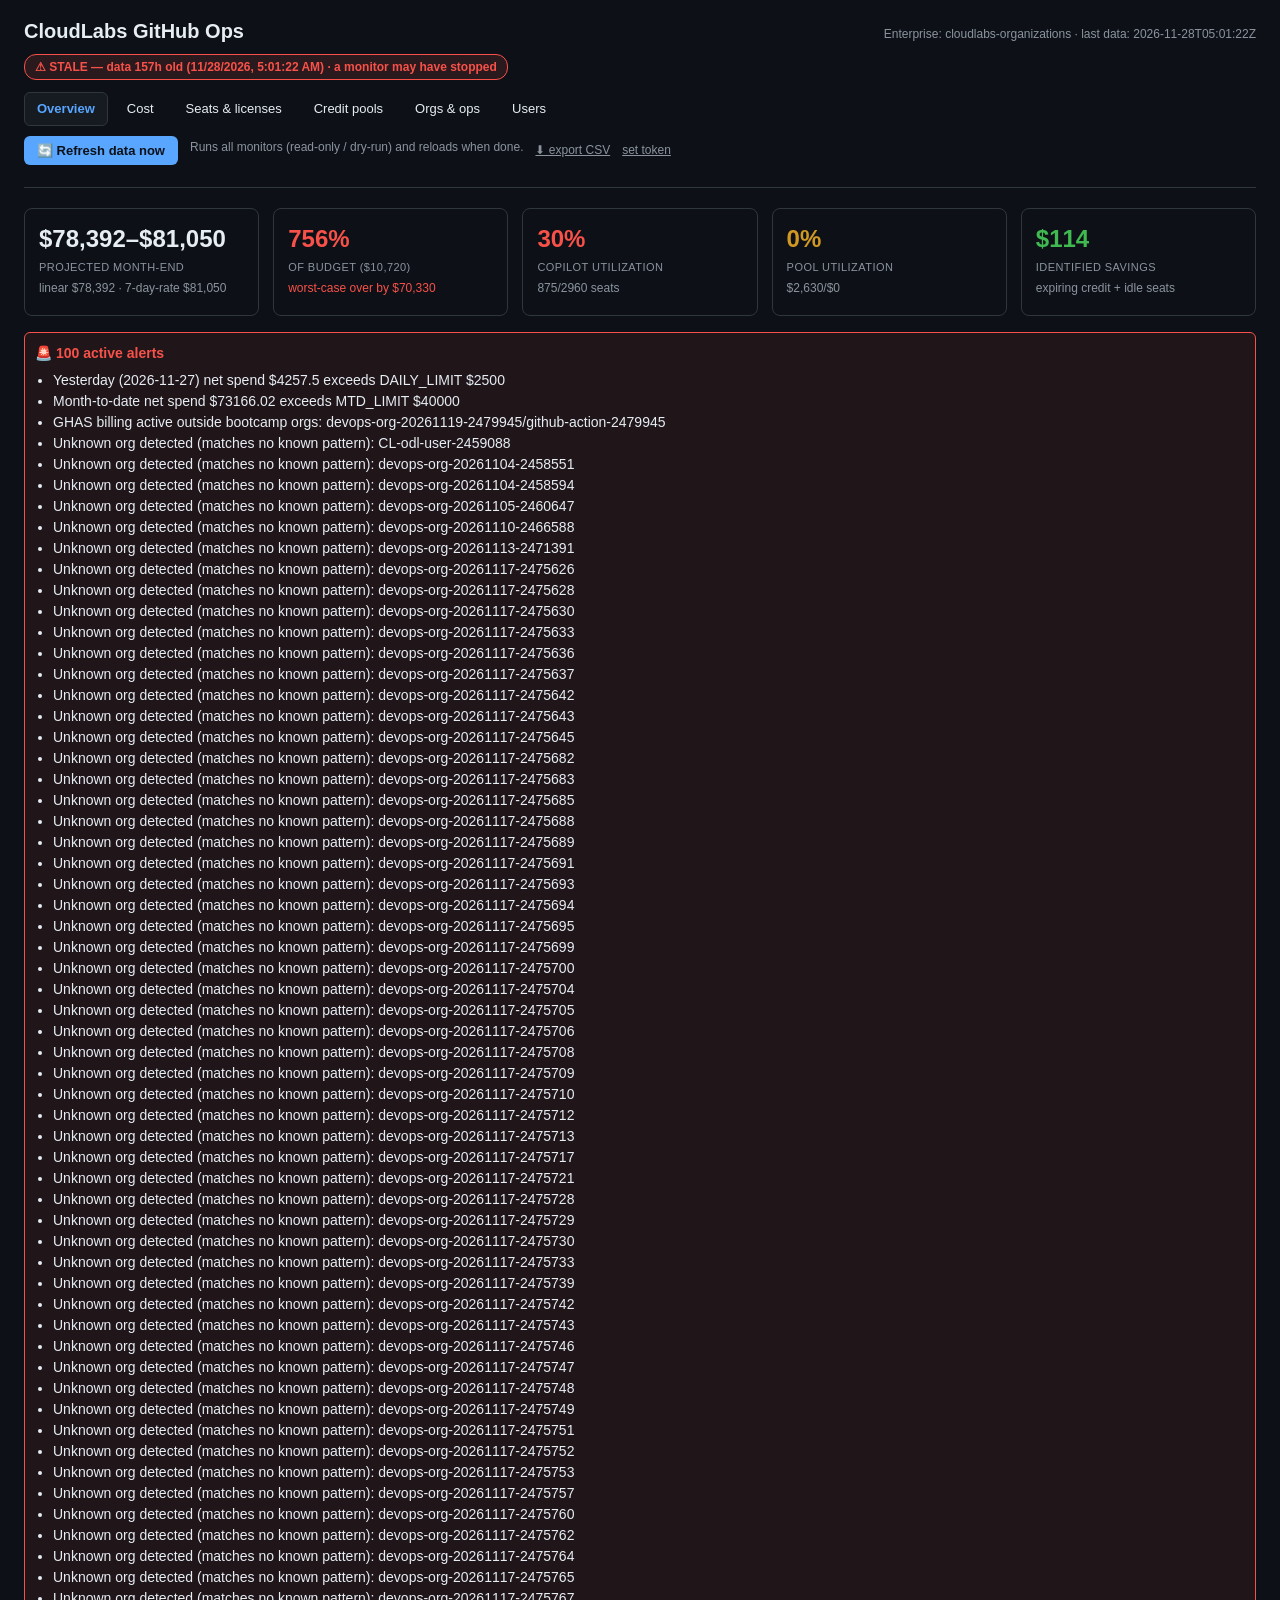
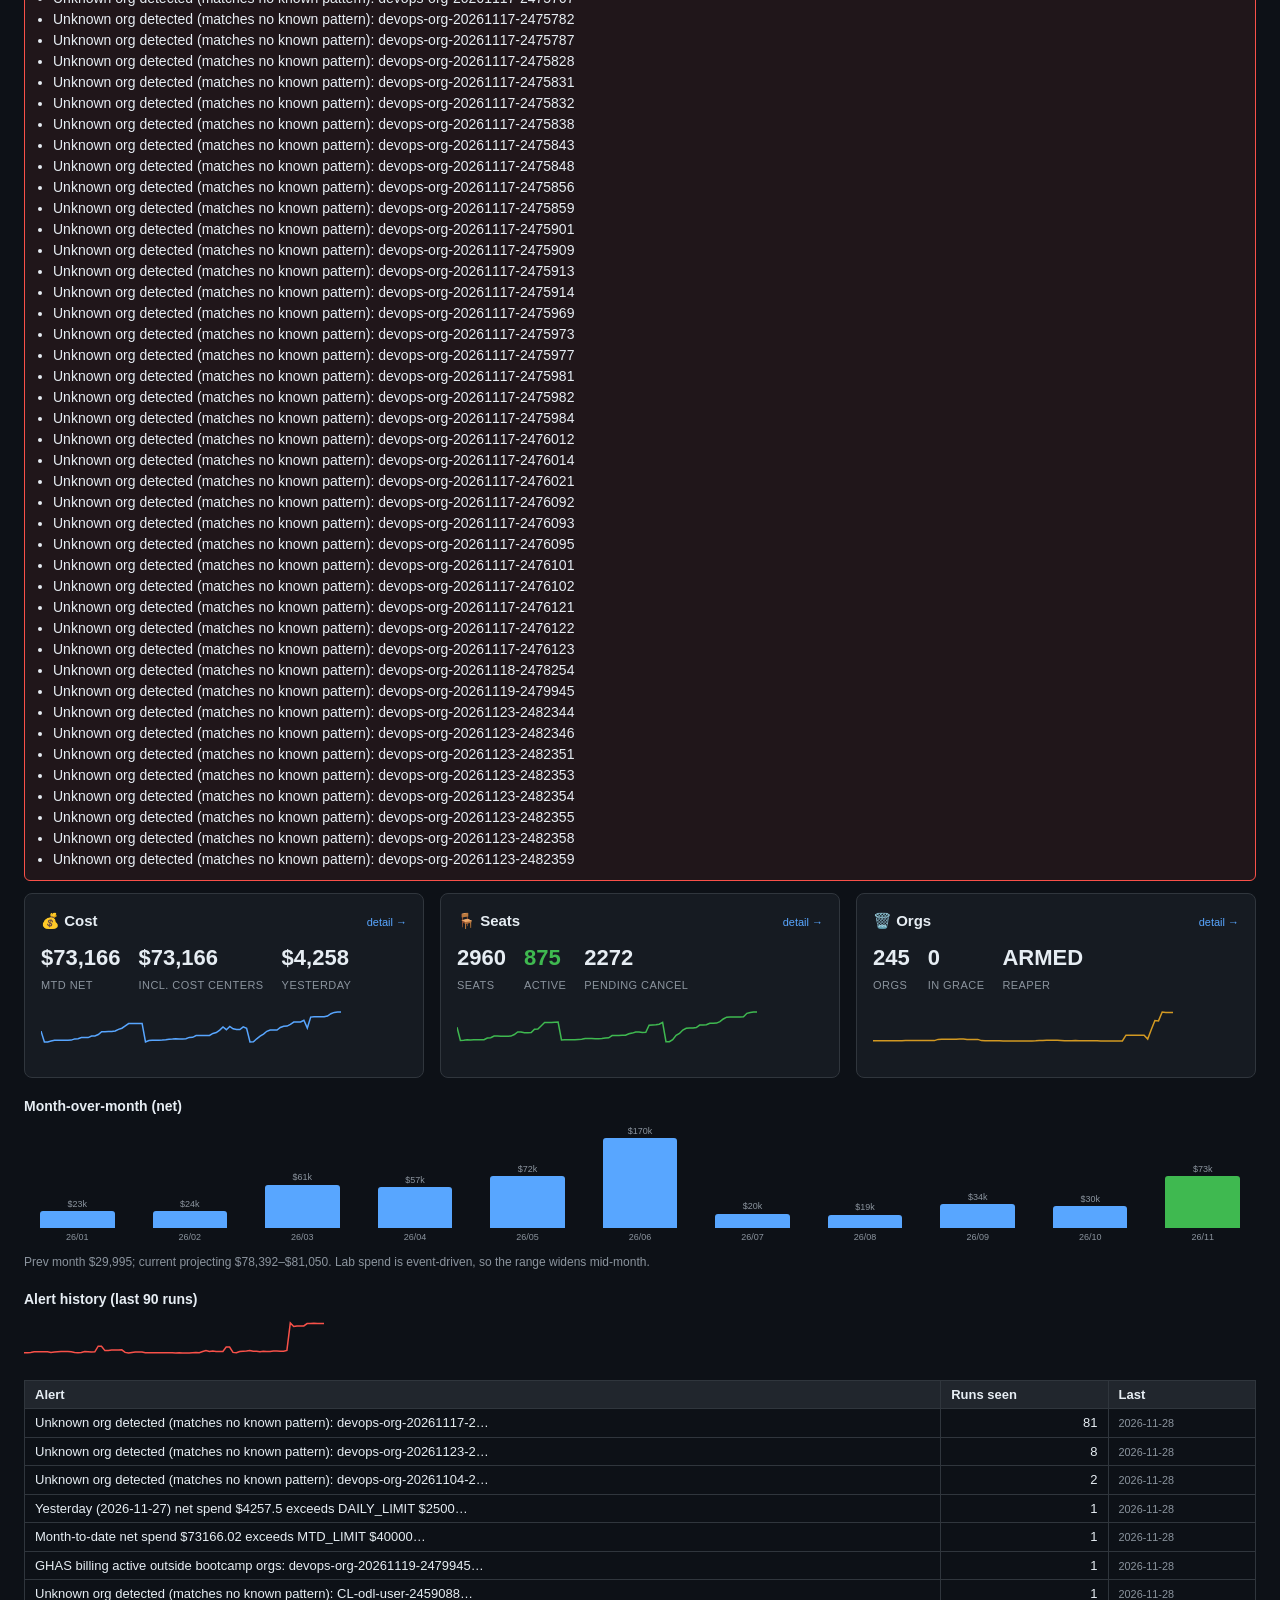
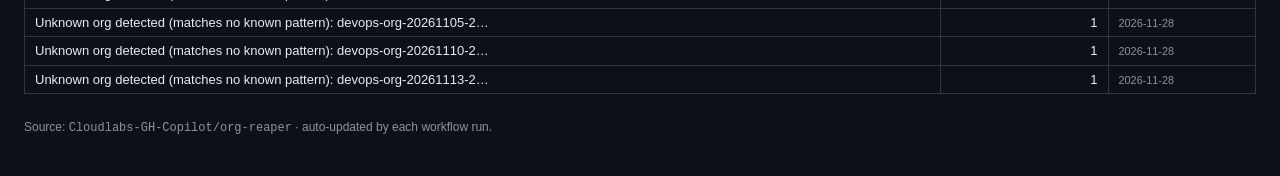
<file: index.html>
<!DOCTYPE html>
<html lang="en">
<head>
<meta charset="utf-8">
<meta name="viewport" content="width=device-width, initial-scale=1">
<title>CloudLabs GitHub Ops — Overview</title>
<link rel="stylesheet" href="assets/style.css">
</head>
<body>
<div id="nav"></div>
<div id="content">loading…</div>
<footer>Source: <code>Cloudlabs-GH-Copilot/org-reaper</code> · auto-updated by each workflow run.</footer>
<script>
  (function(){var s=document.createElement('script');s.src='assets/app.js?t='+Date.now();s.onload=function(){DASH.page('overview');};document.head.appendChild(s);})();
</script>
</body>
</html>
</file>
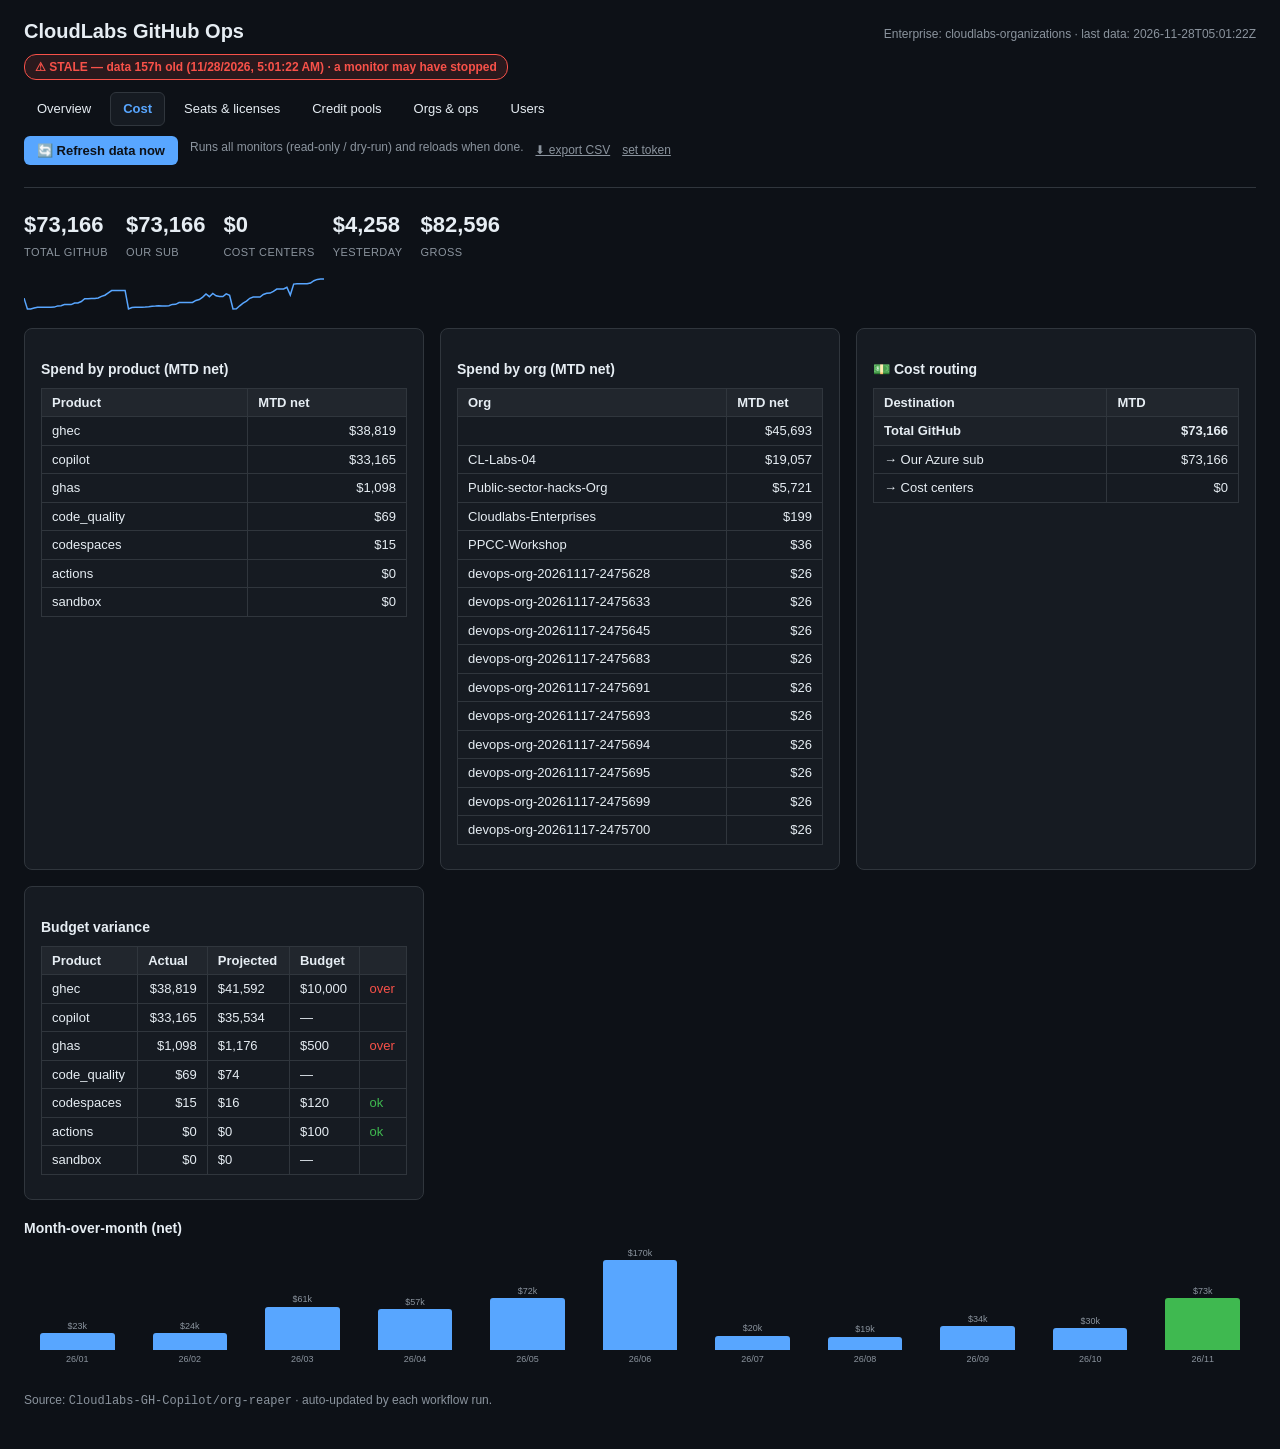
<file: cost.html>
<!DOCTYPE html>
<html lang="en">
<head>
<meta charset="utf-8">
<meta name="viewport" content="width=device-width, initial-scale=1">
<title>CloudLabs GitHub Ops — Cost</title>
<link rel="stylesheet" href="assets/style.css">
</head>
<body>
<div id="nav"></div>
<div id="content">loading…</div>
<footer>Source: <code>Cloudlabs-GH-Copilot/org-reaper</code> · auto-updated by each workflow run.</footer>
<script>
  (function(){var s=document.createElement('script');s.src='assets/app.js?t='+Date.now();s.onload=function(){DASH.page('cost');};document.head.appendChild(s);})();
</script>
</body>
</html>
</file>
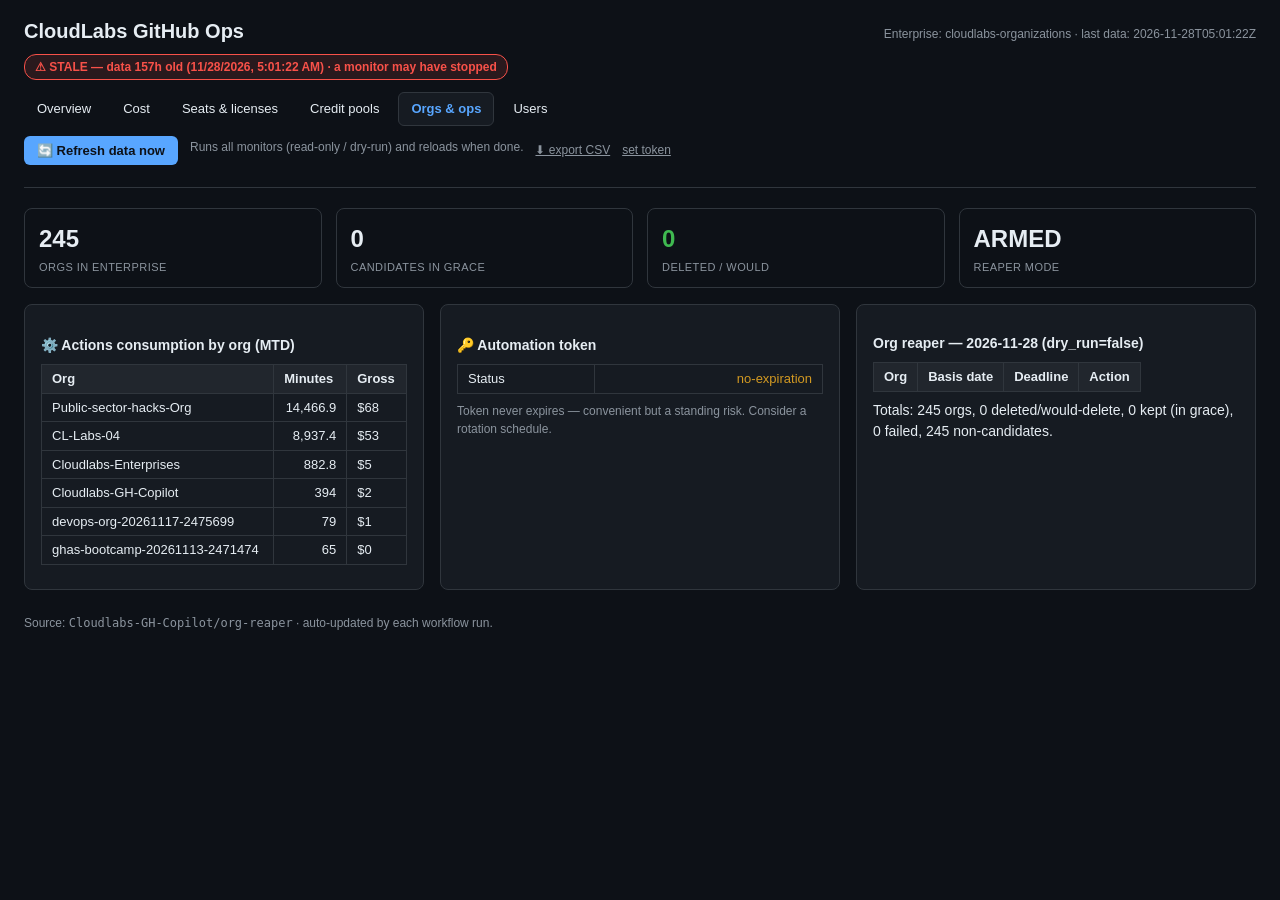
<file: orgs.html>
<!DOCTYPE html>
<html lang="en">
<head>
<meta charset="utf-8">
<meta name="viewport" content="width=device-width, initial-scale=1">
<title>CloudLabs GitHub Ops — Orgs & ops</title>
<link rel="stylesheet" href="assets/style.css">
</head>
<body>
<div id="nav"></div>
<div id="content">loading…</div>
<footer>Source: <code>Cloudlabs-GH-Copilot/org-reaper</code> · auto-updated by each workflow run.</footer>
<script>
  (function(){var s=document.createElement('script');s.src='assets/app.js?t='+Date.now();s.onload=function(){DASH.page('orgs');};document.head.appendChild(s);})();
</script>
</body>
</html>
</file>
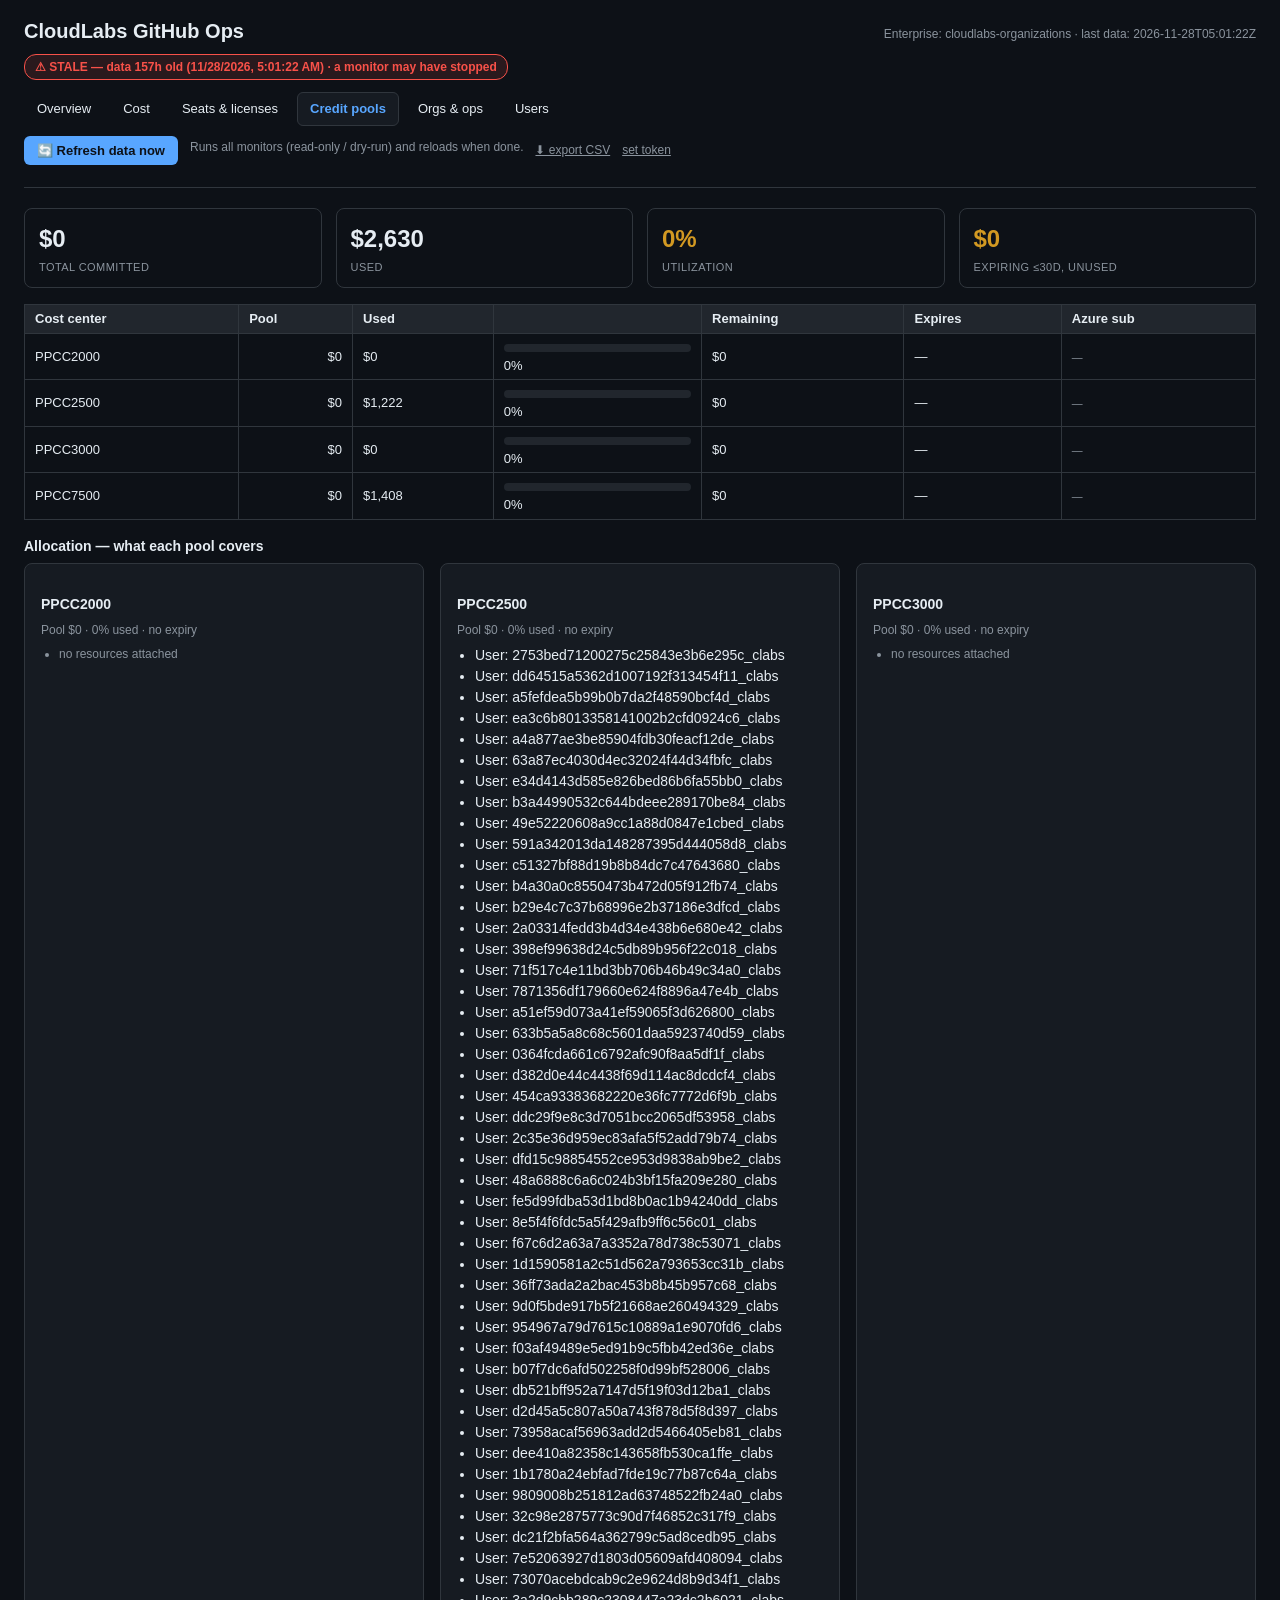
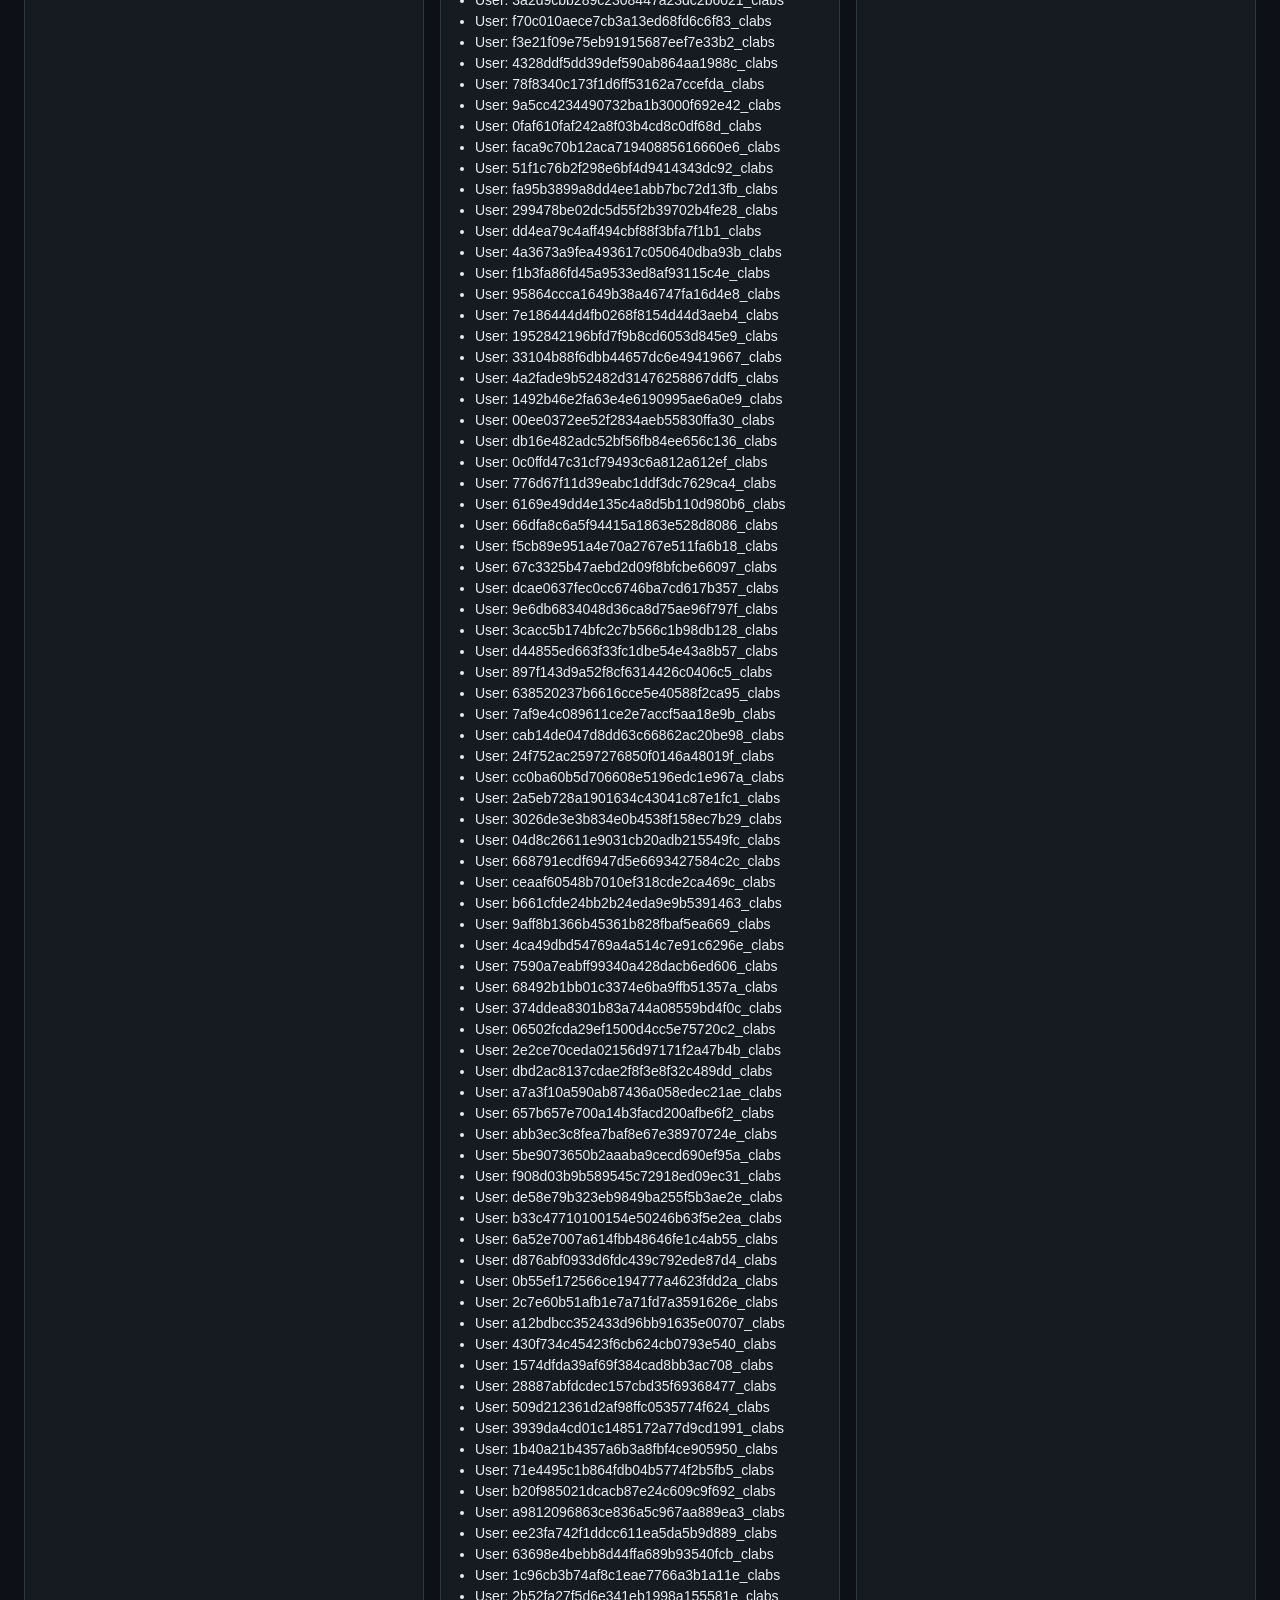
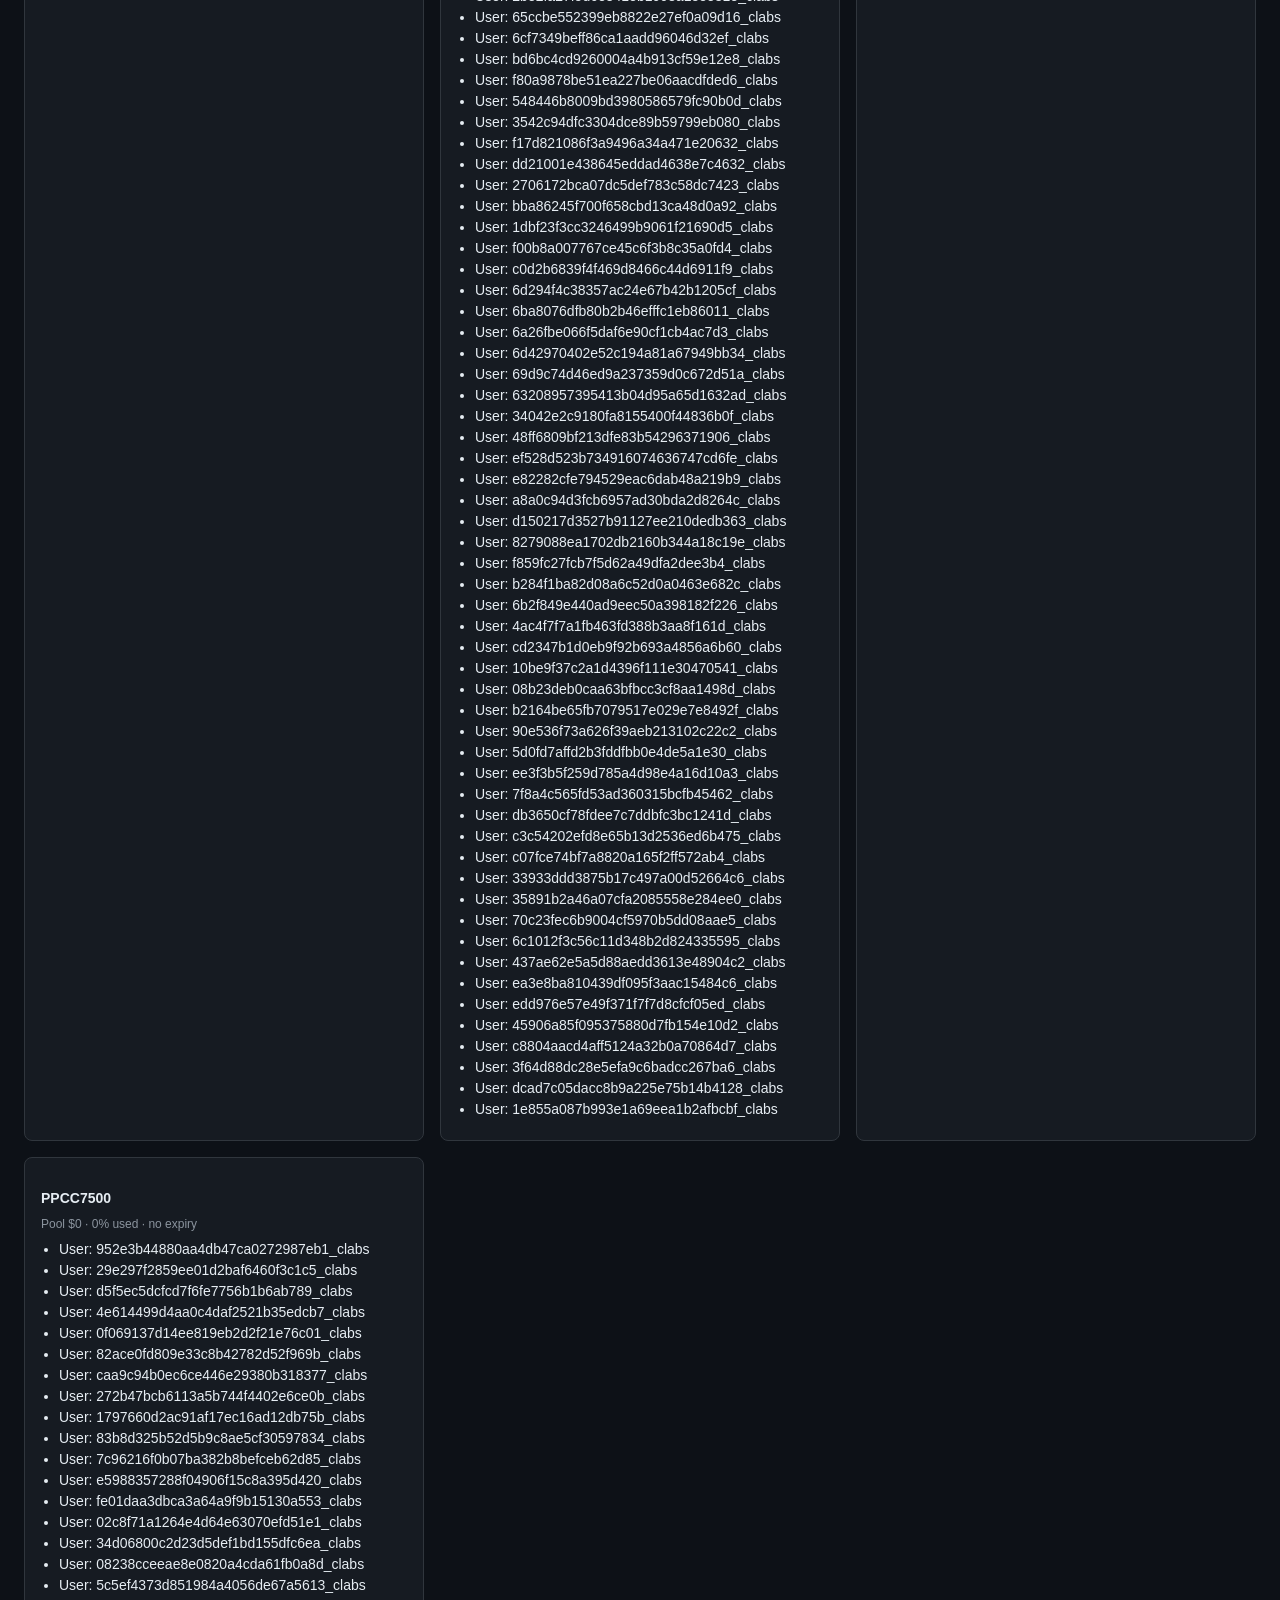
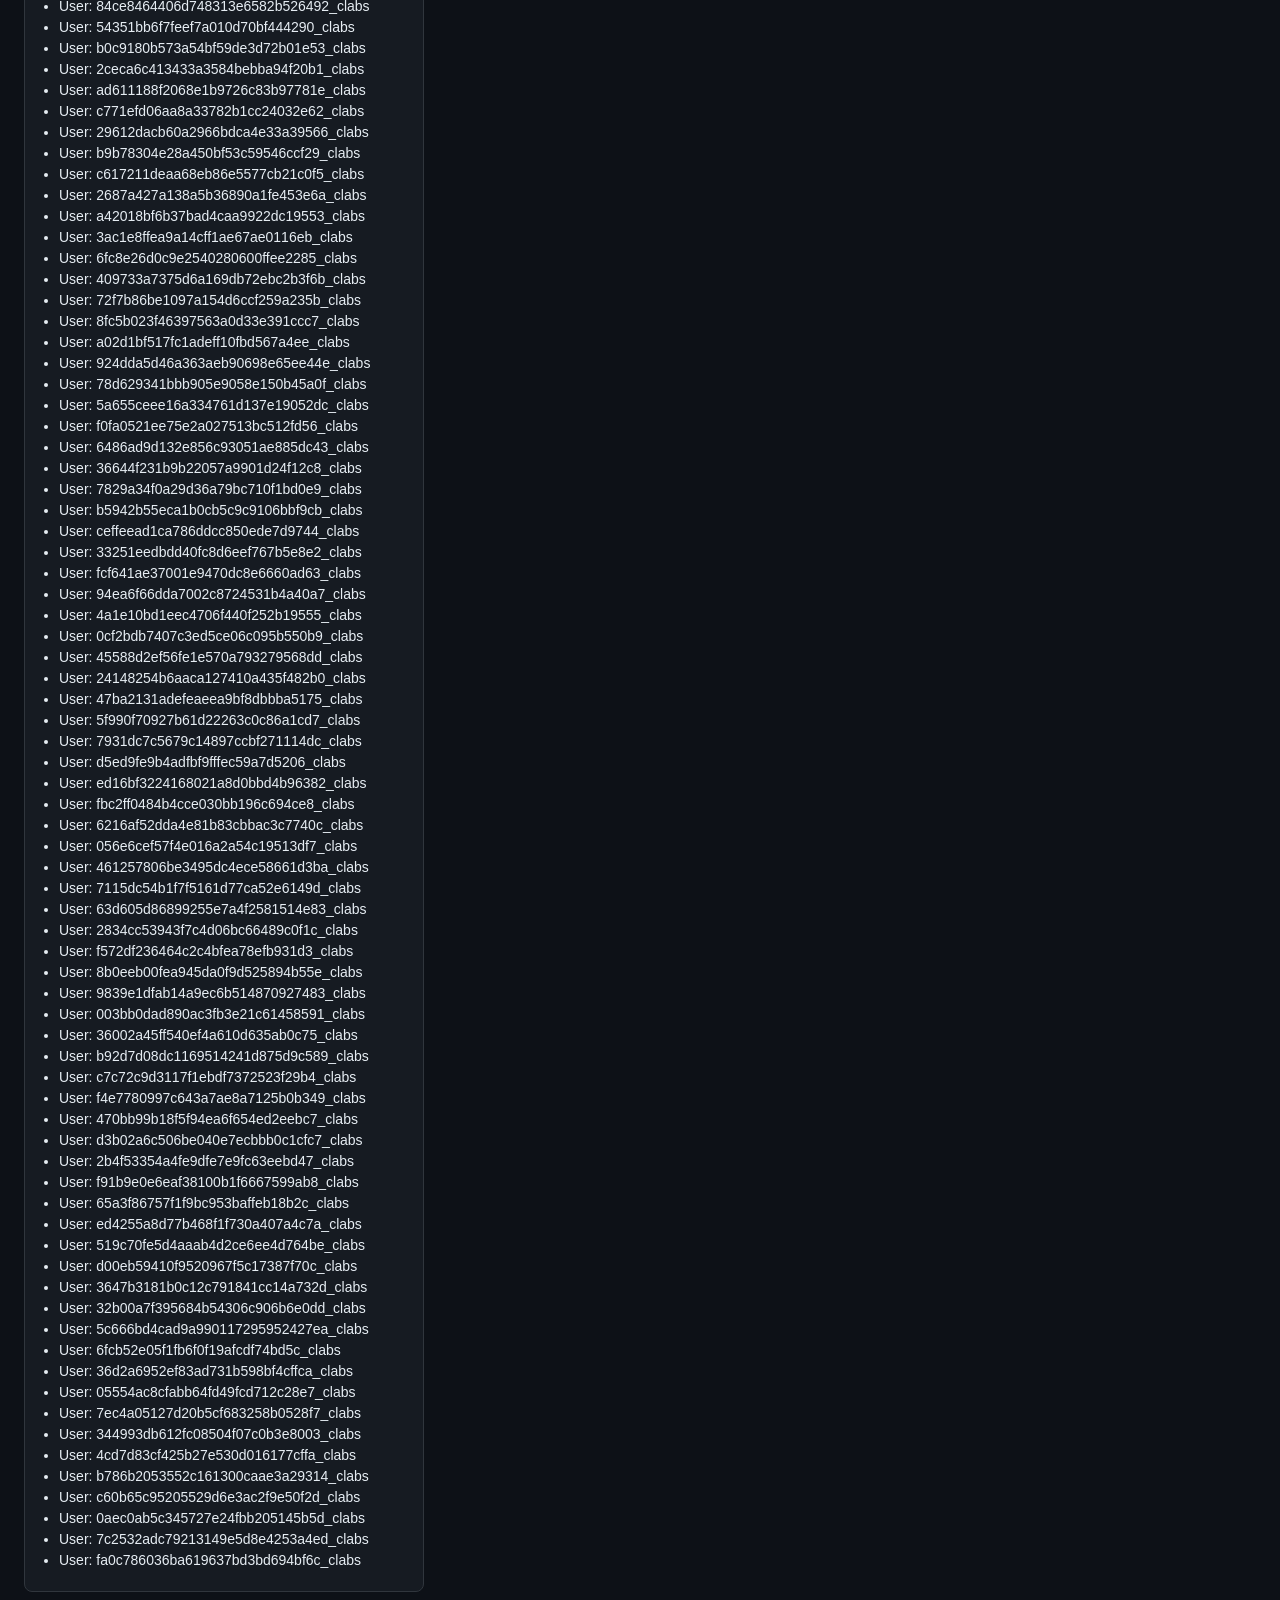
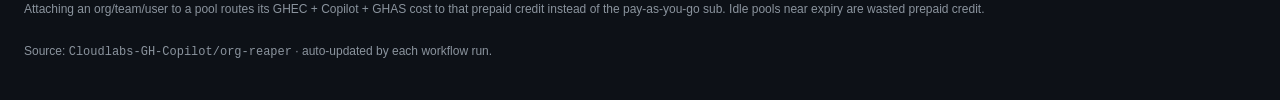
<file: pools.html>
<!DOCTYPE html>
<html lang="en">
<head>
<meta charset="utf-8">
<meta name="viewport" content="width=device-width, initial-scale=1">
<title>CloudLabs GitHub Ops — Credit pools</title>
<link rel="stylesheet" href="assets/style.css">
</head>
<body>
<div id="nav"></div>
<div id="content">loading…</div>
<footer>Source: <code>Cloudlabs-GH-Copilot/org-reaper</code> · auto-updated by each workflow run.</footer>
<script>
  (function(){var s=document.createElement('script');s.src='assets/app.js?t='+Date.now();s.onload=function(){DASH.page('pools');};document.head.appendChild(s);})();
</script>
</body>
</html>
</file>
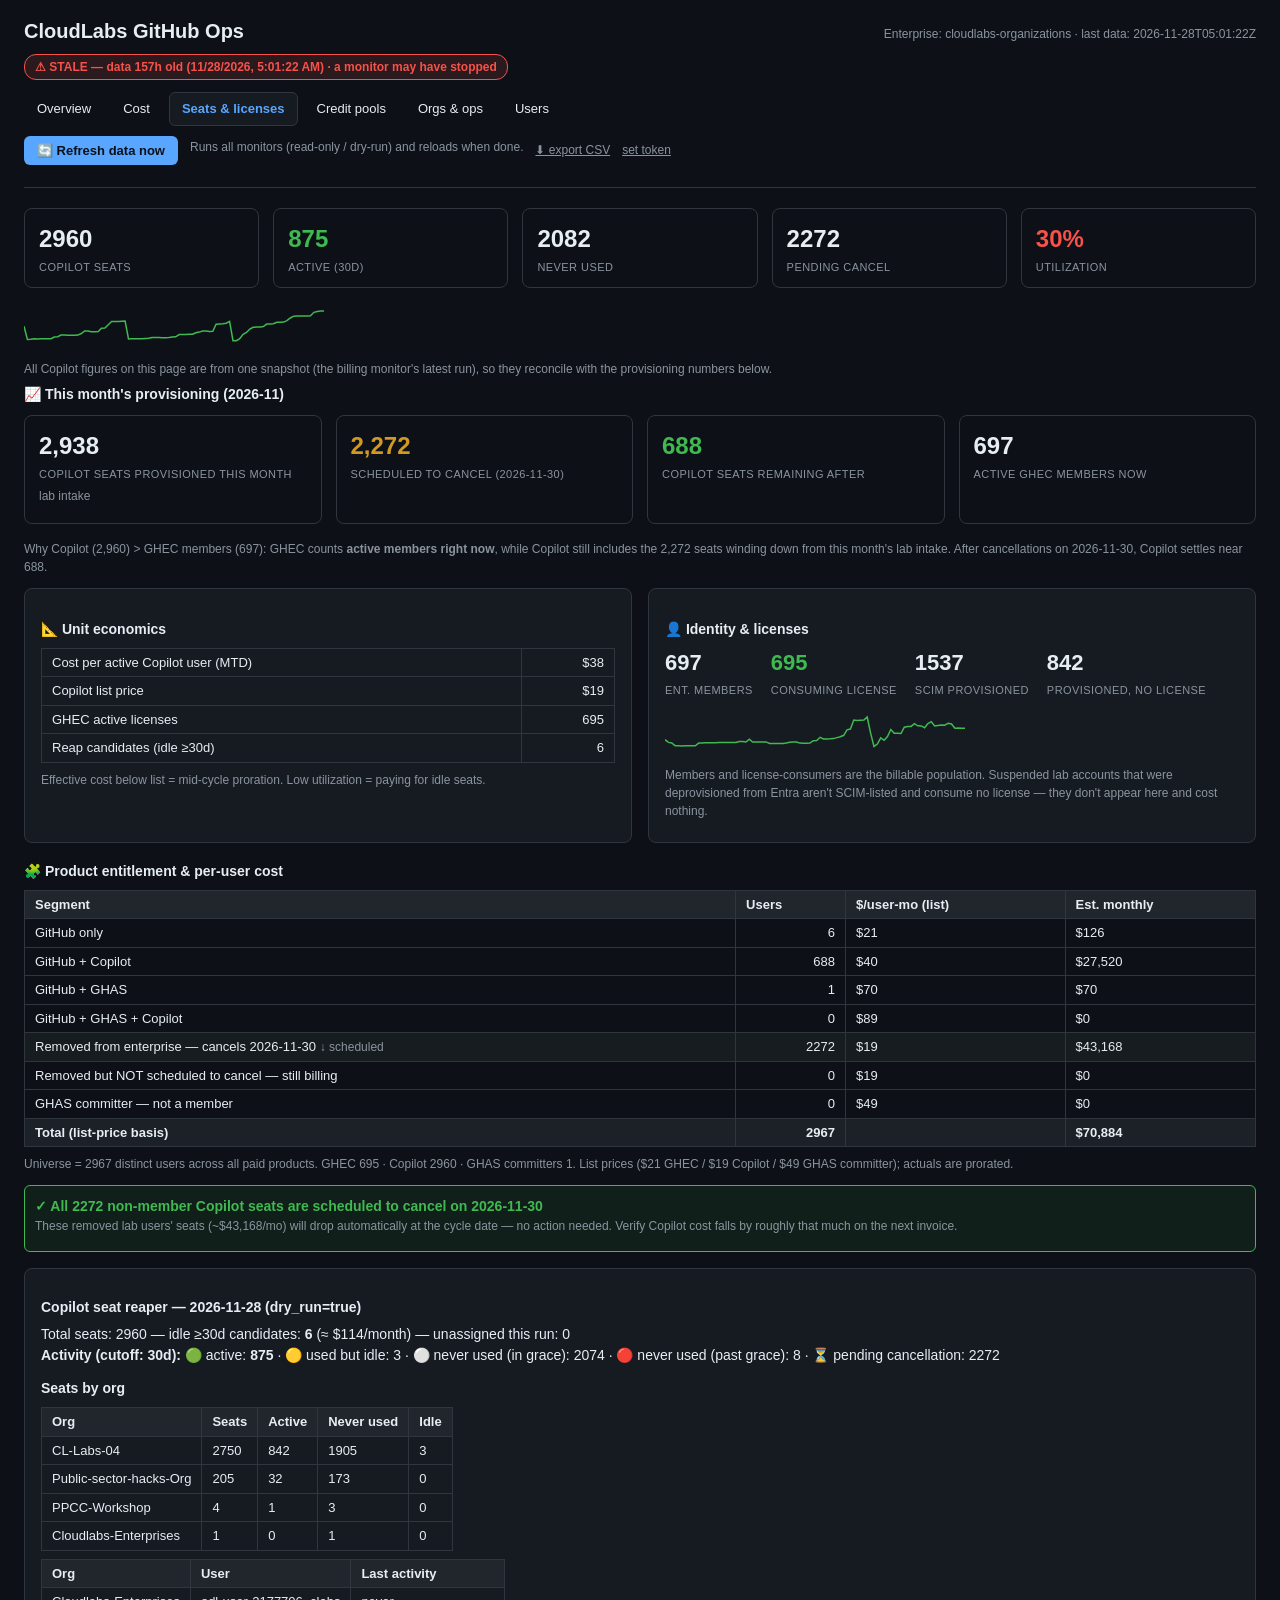
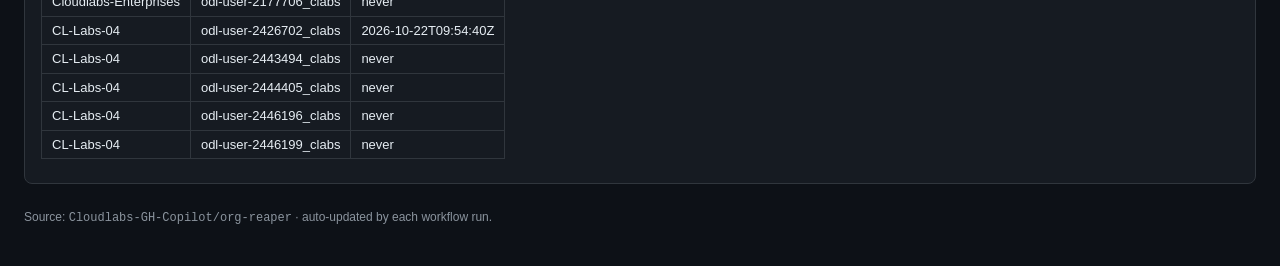
<file: seats.html>
<!DOCTYPE html>
<html lang="en">
<head>
<meta charset="utf-8">
<meta name="viewport" content="width=device-width, initial-scale=1">
<title>CloudLabs GitHub Ops — Seats & licenses</title>
<link rel="stylesheet" href="assets/style.css">
</head>
<body>
<div id="nav"></div>
<div id="content">loading…</div>
<footer>Source: <code>Cloudlabs-GH-Copilot/org-reaper</code> · auto-updated by each workflow run.</footer>
<script>
  (function(){var s=document.createElement('script');s.src='assets/app.js?t='+Date.now();s.onload=function(){DASH.page('seats');};document.head.appendChild(s);})();
</script>
</body>
</html>
</file>
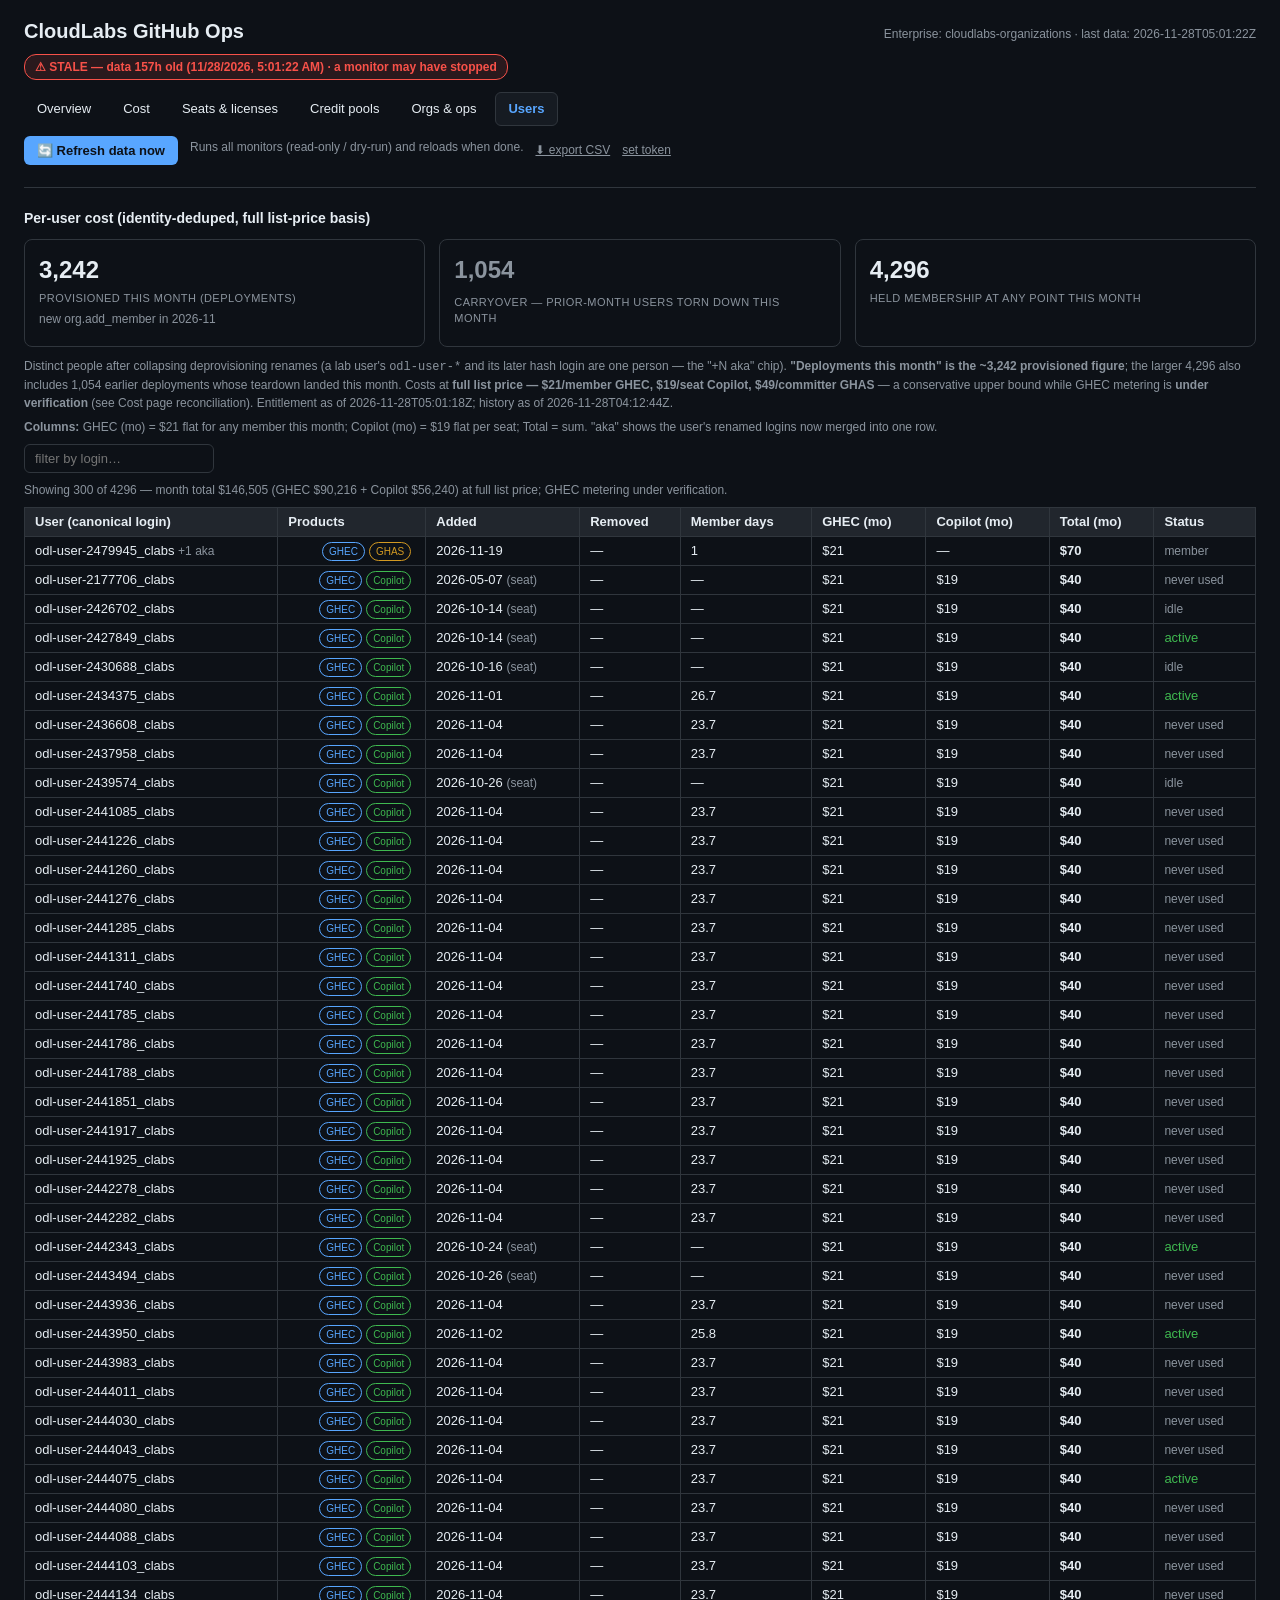
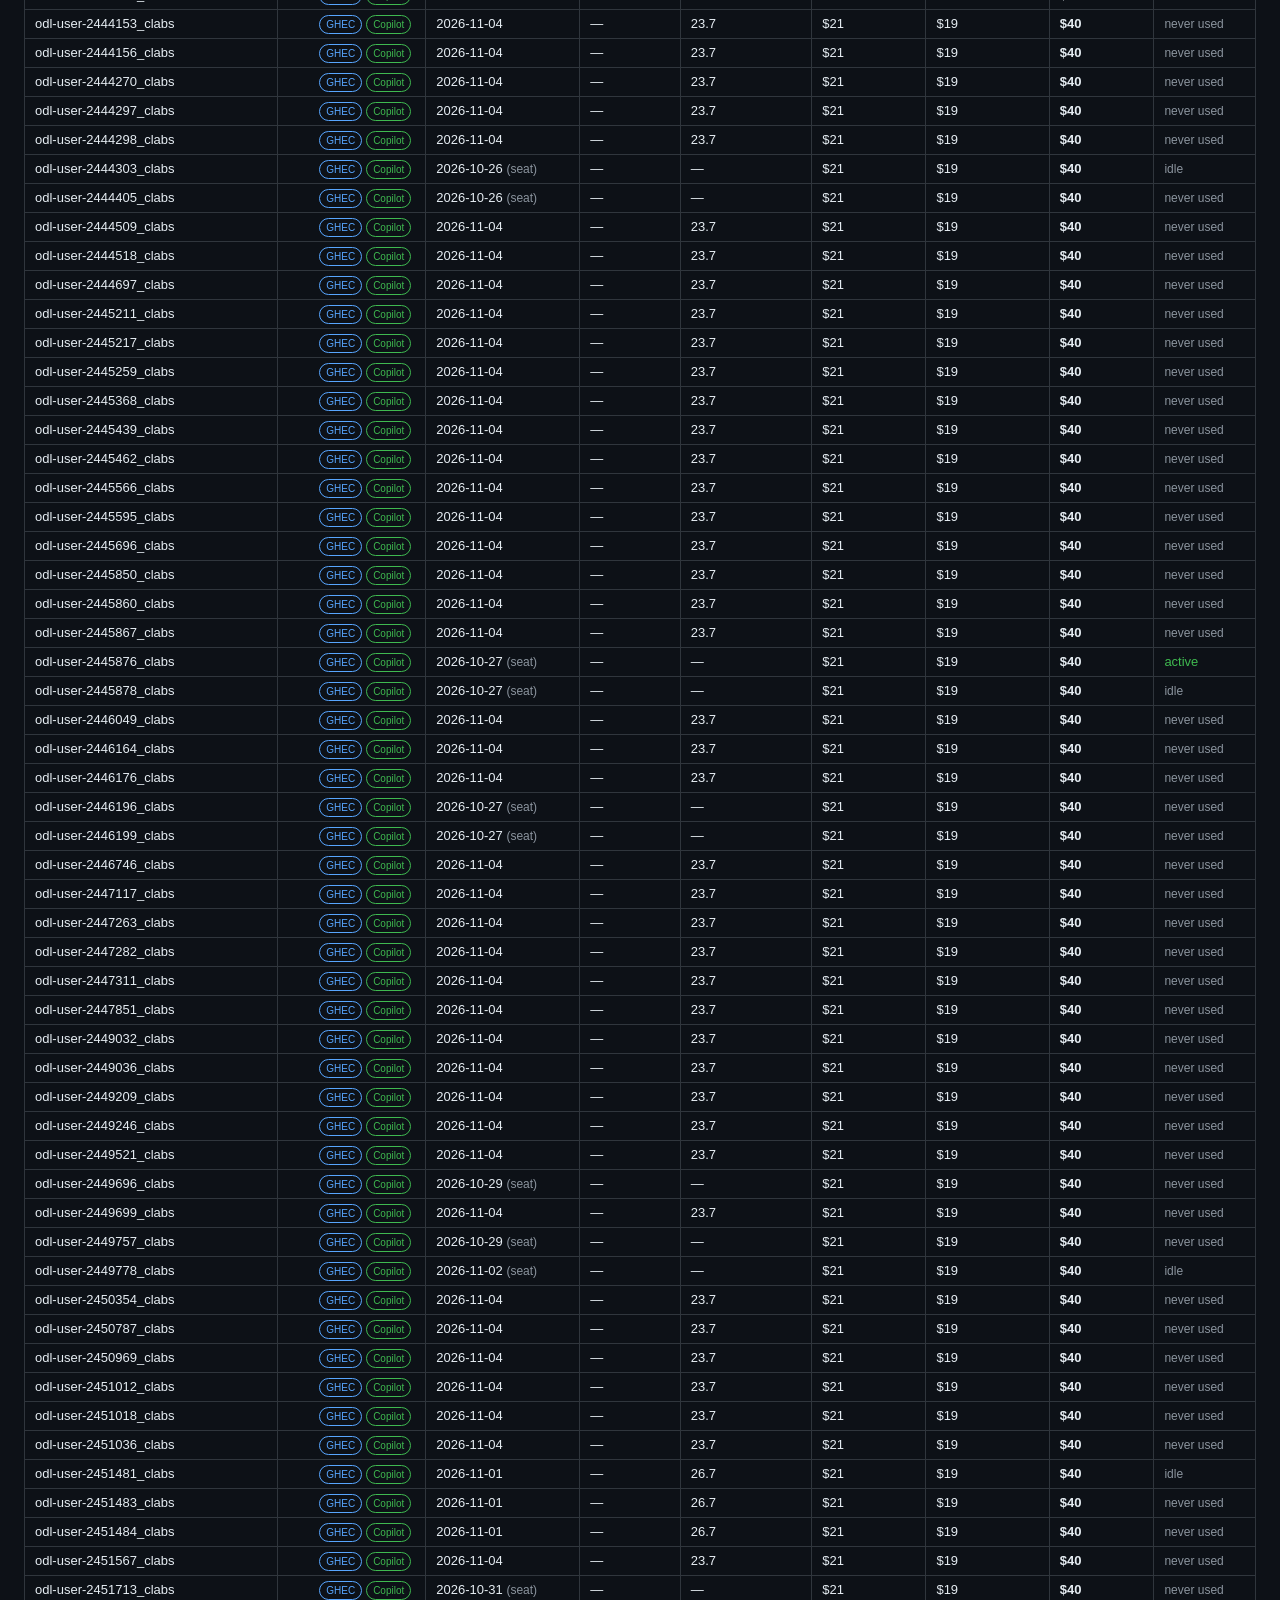
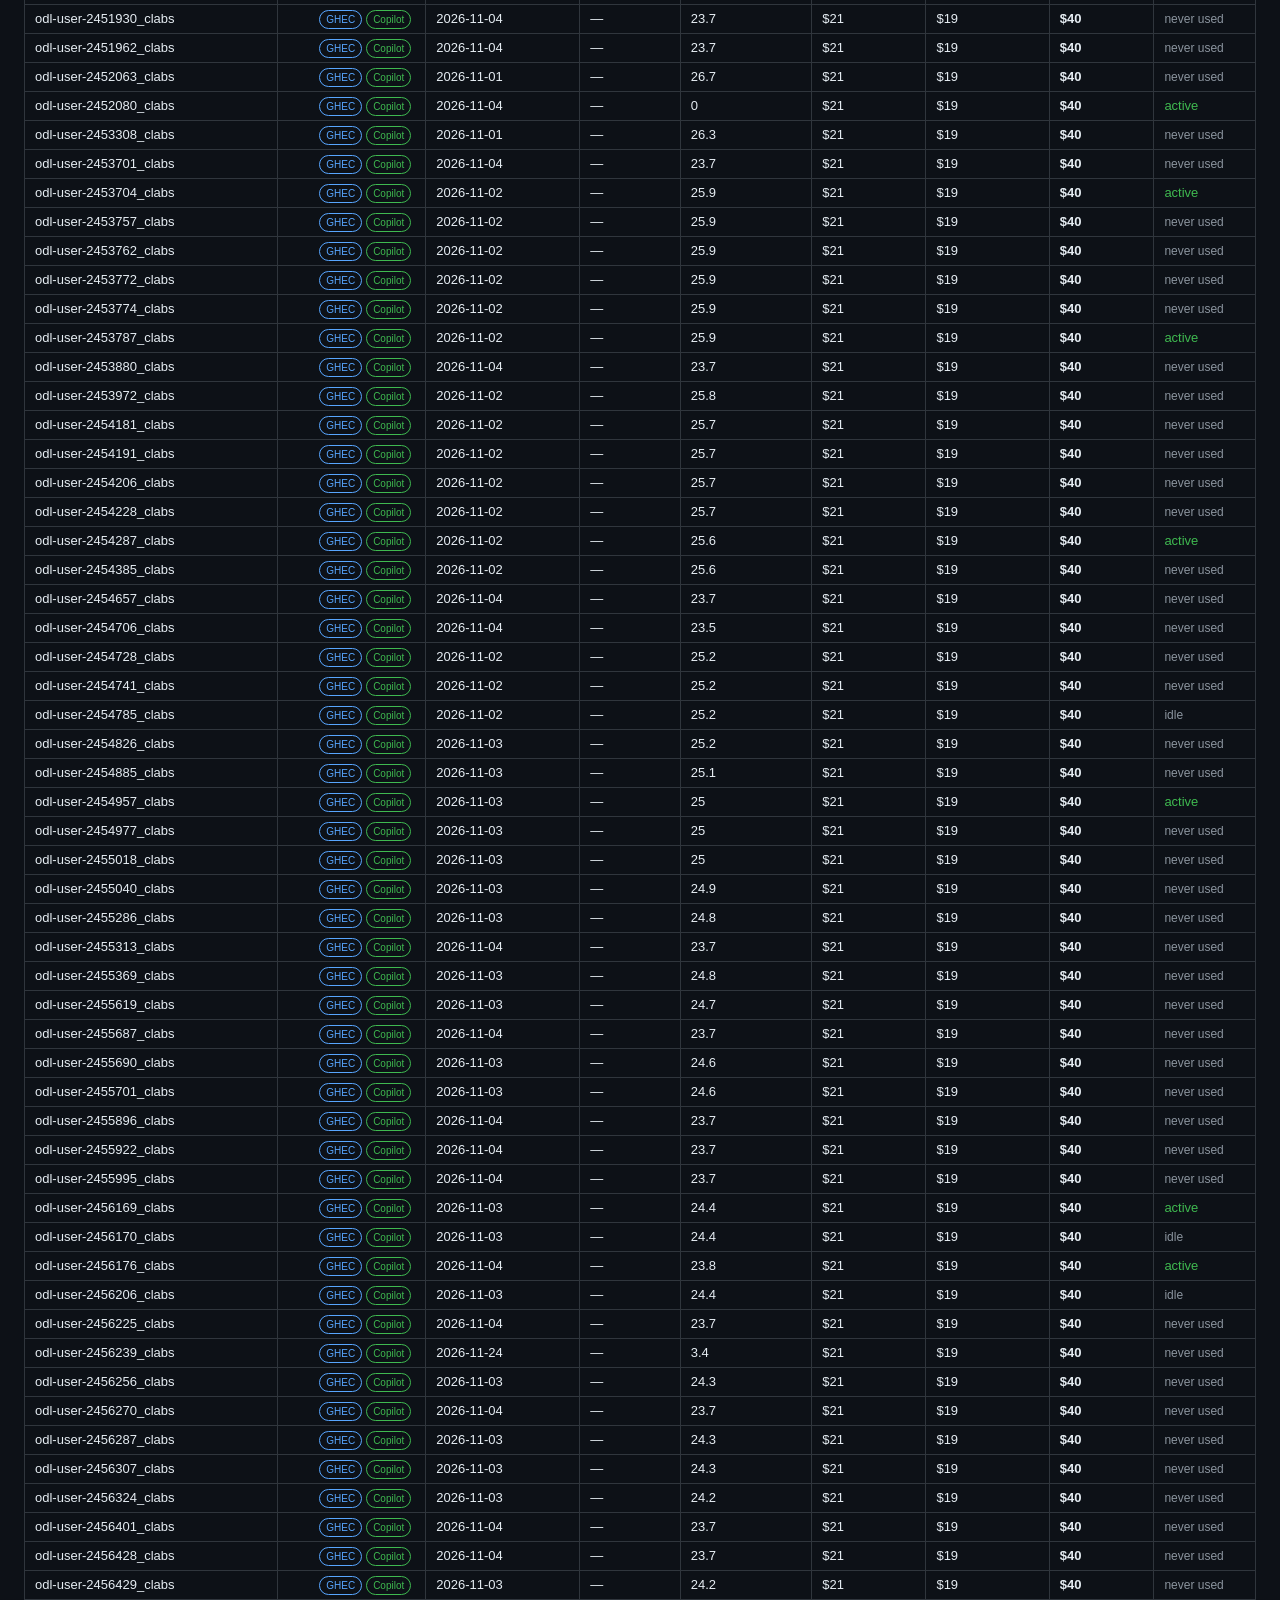
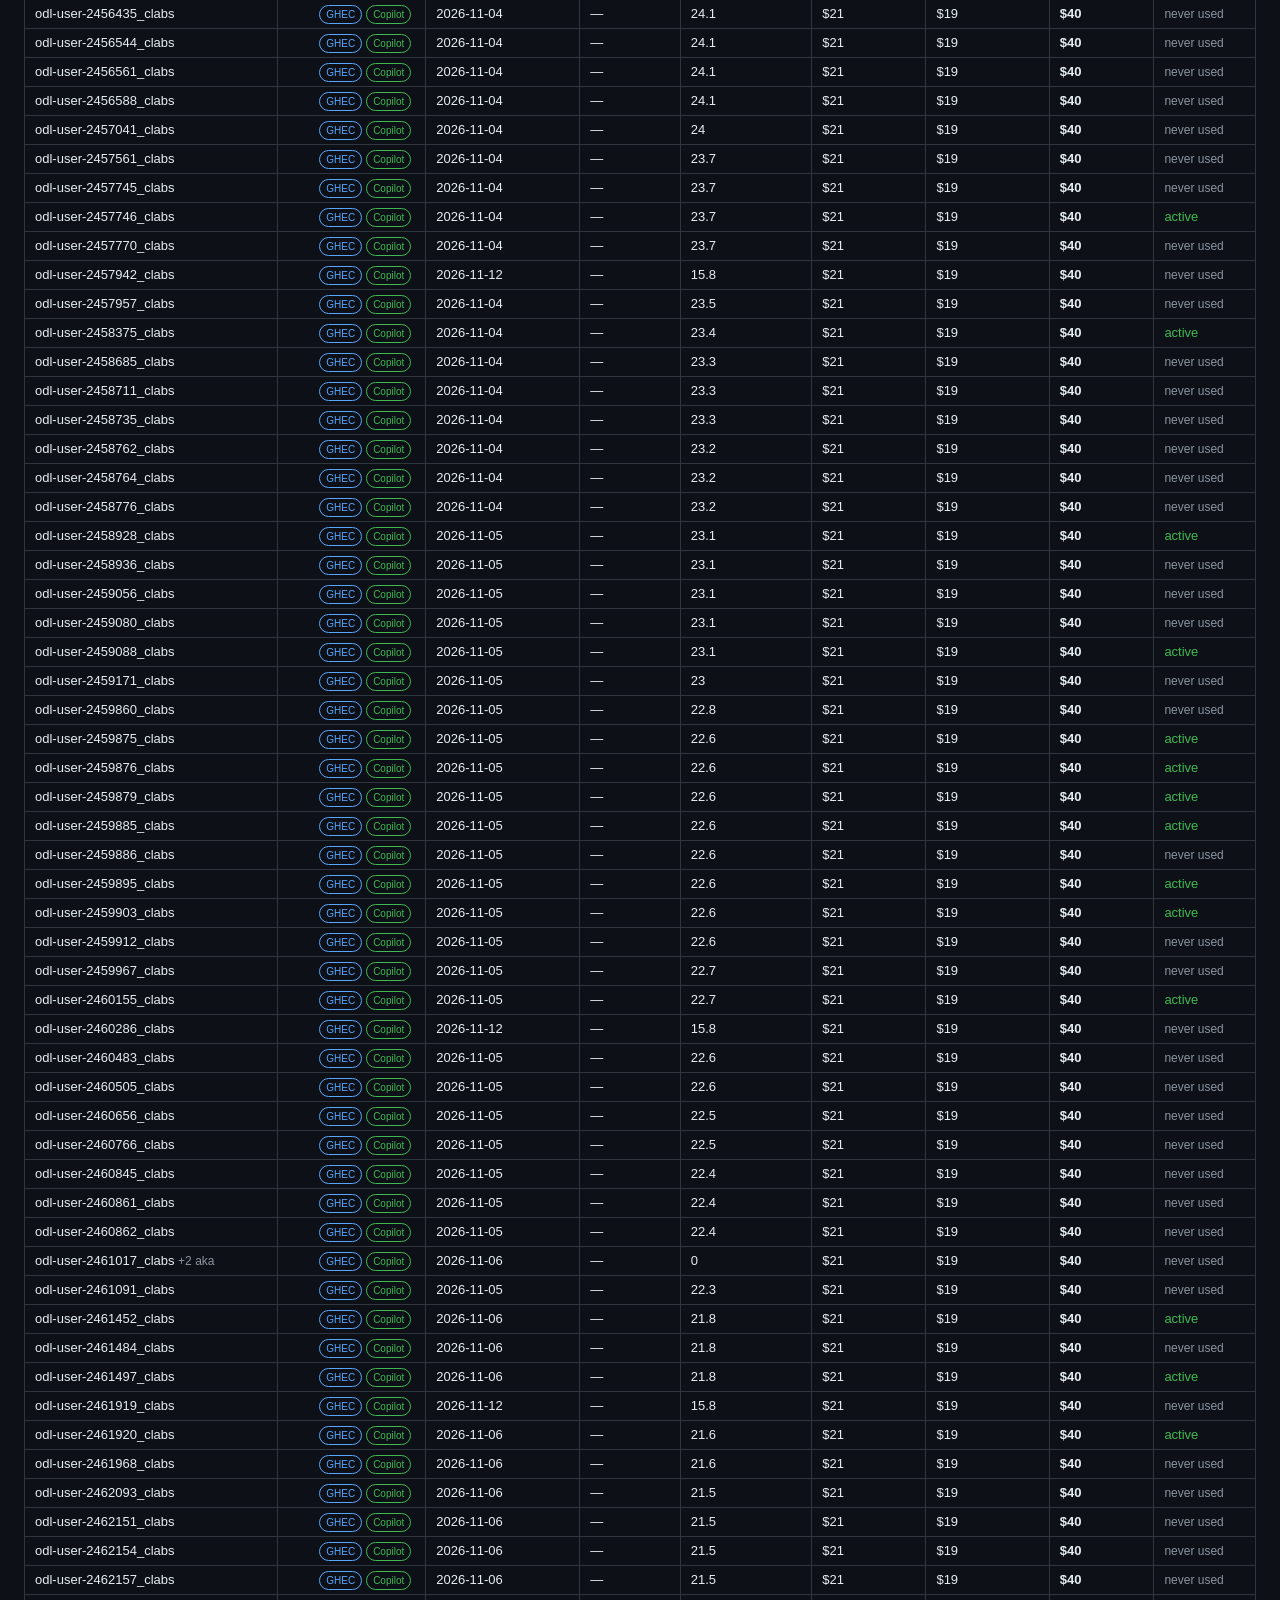
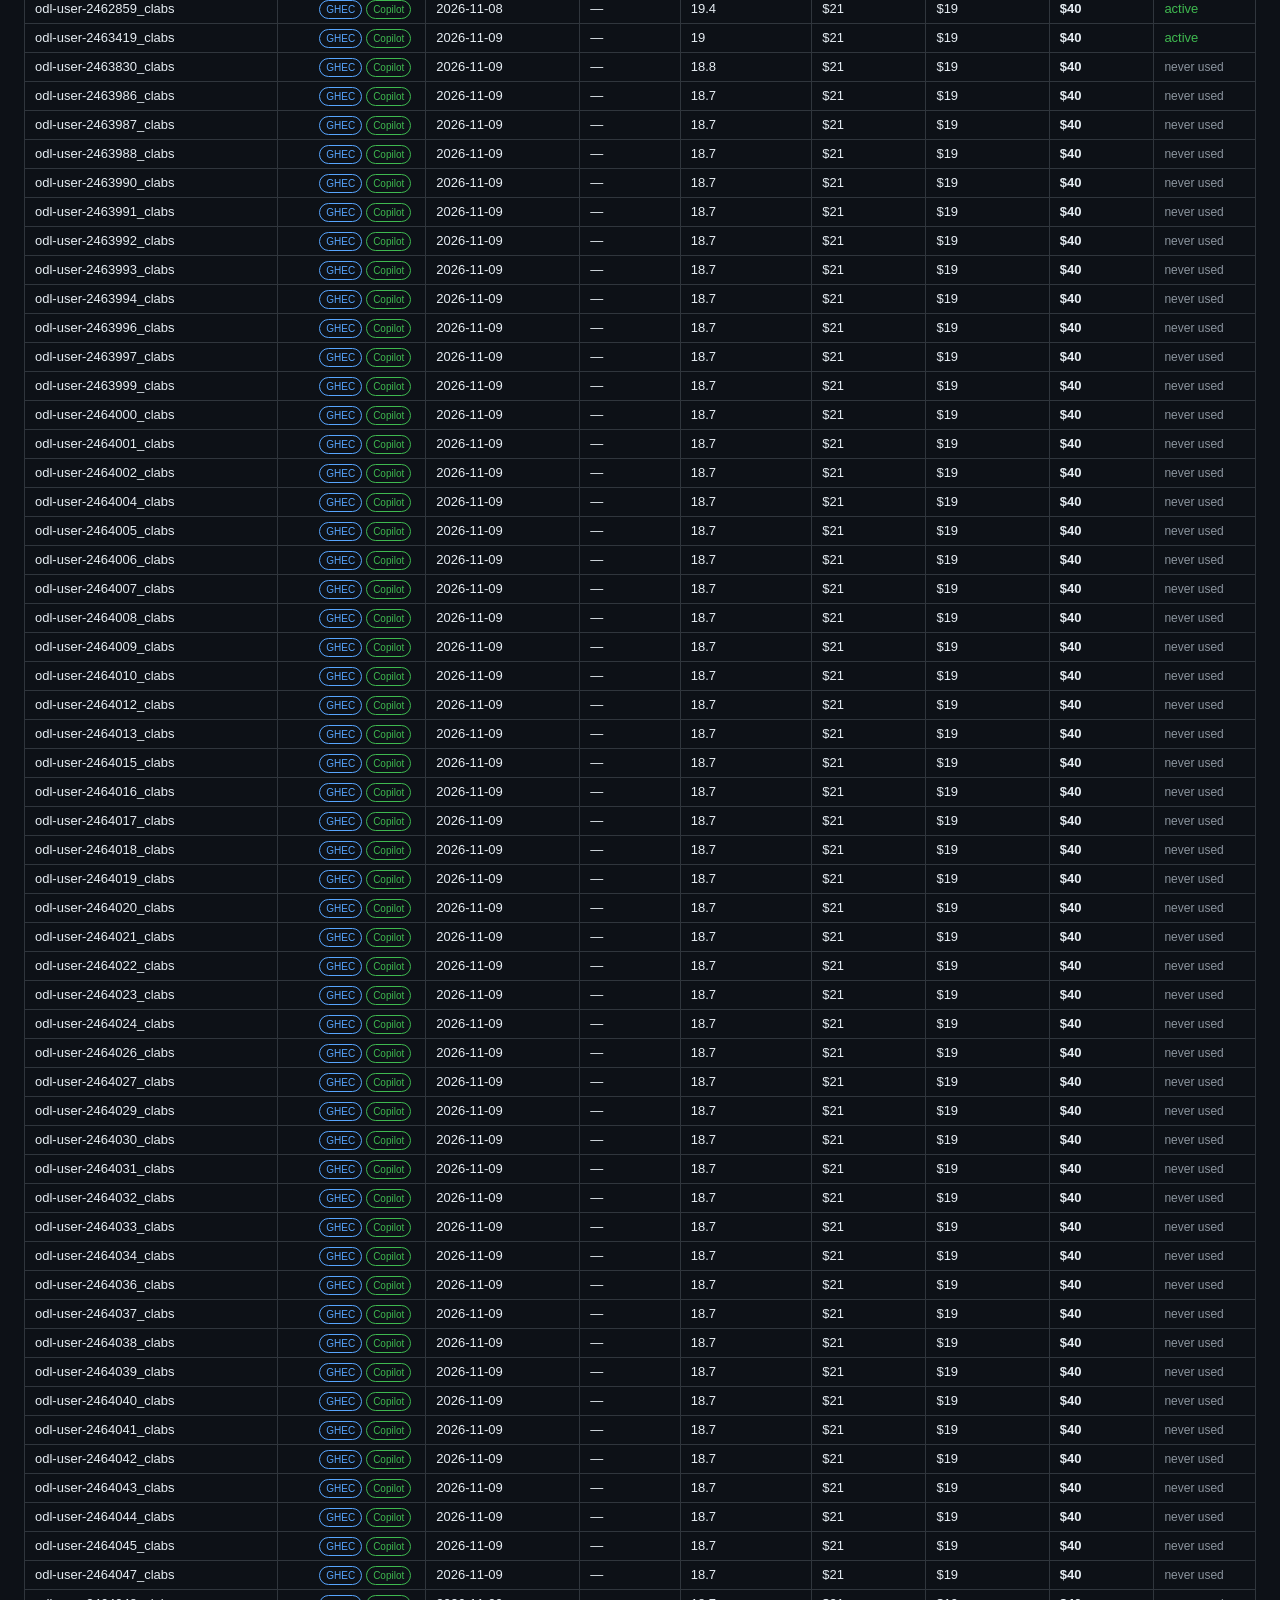
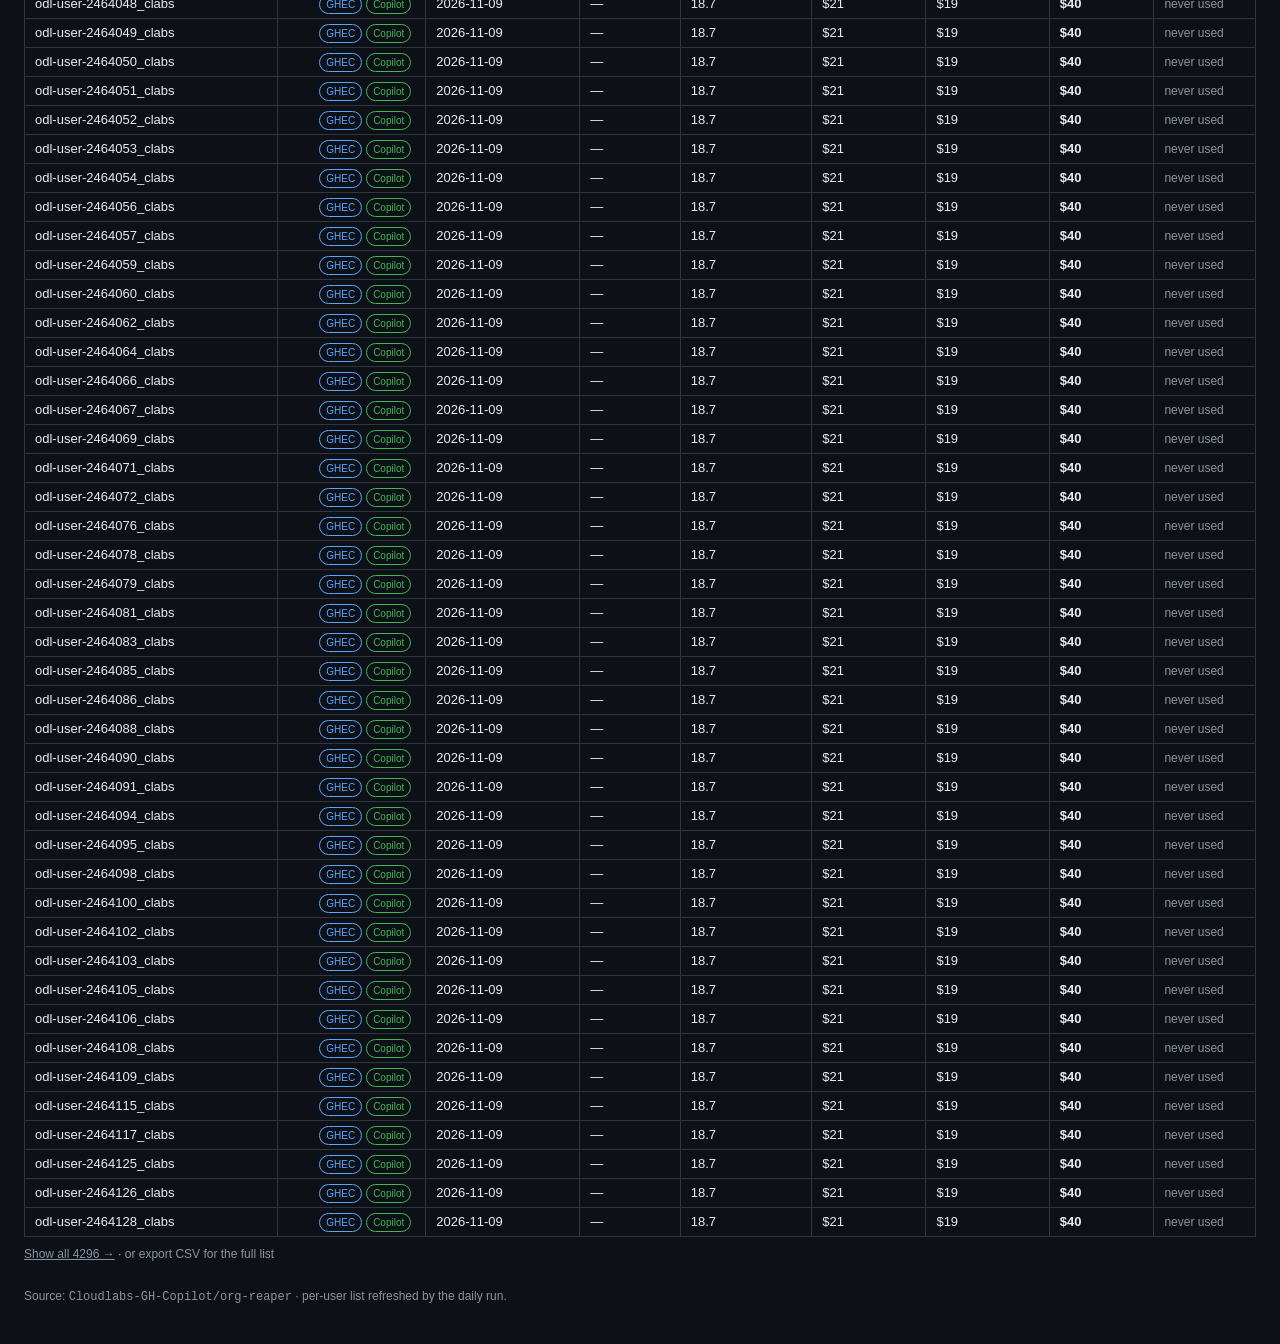
<file: users.html>
<!DOCTYPE html>
<html lang="en">
<head>
<meta charset="utf-8">
<meta name="viewport" content="width=device-width, initial-scale=1">
<title>CloudLabs GitHub Ops — Users</title>
<link rel="stylesheet" href="assets/style.css">
</head>
<body>
<div id="nav"></div>
<div id="content">loading…</div>
<footer>Source: <code>Cloudlabs-GH-Copilot/org-reaper</code> · per-user list refreshed by the daily run.</footer>
<script>
  (function(){var s=document.createElement('script');s.src='assets/app.js?t='+Date.now();s.onload=function(){DASH.page('users');};document.head.appendChild(s);})();
</script>
</body>
</html>
</file>
<file: assets/style.css>
:root { --bg:#0d1117; --card:#161b22; --border:#30363d; --fg:#e6edf3; --muted:#8b949e;
        --green:#3fb950; --yellow:#d29922; --red:#f85149; --blue:#58a6ff; }
* { box-sizing:border-box; margin:0; }
body { background:var(--bg); color:var(--fg); font:14px/1.5 -apple-system,"Segoe UI",Helvetica,Arial,sans-serif; padding:0 24px 40px; }
a { color:var(--blue); text-decoration:none; }
h1 { font-size:20px; }
h3 { font-size:14px; margin:14px 0 6px; }
.muted2 { color:var(--muted); font-size:12px; margin-bottom:6px; }
.pos { color:var(--green); } .neg { color:var(--red); } .warn { color:var(--yellow); } .ok { color:var(--green); } .alert { color:var(--red); }

/* top bar + nav */
.topbar { position:sticky; top:0; background:var(--bg); padding:16px 0 10px; border-bottom:1px solid var(--border); margin-bottom:20px; z-index:10; }
.topbar .row1 { display:flex; align-items:baseline; justify-content:space-between; flex-wrap:wrap; gap:8px; }
.sub { color:var(--muted); font-size:12px; }
nav { display:flex; gap:6px; flex-wrap:wrap; margin-top:12px; }
nav a { padding:6px 12px; border-radius:6px; font-size:13px; color:var(--fg); border:1px solid transparent; }
nav a:hover { background:var(--card); }
nav a.active { background:var(--card); border-color:var(--border); color:var(--blue); font-weight:600; }
.fresh { display:inline-block; font-size:12px; padding:3px 10px; border-radius:12px; margin-top:8px; }
.fresh.freshN { color:var(--green); border:1px solid var(--green); background:rgba(63,185,80,0.08); }
.fresh.staleN { color:var(--red); border:1px solid var(--red); background:rgba(248,81,73,0.12); font-weight:600; }
.refreshbar { display:flex; align-items:center; gap:12px; flex-wrap:wrap; margin-top:10px; }
#refreshBtn { background:var(--blue); color:#0d1117; border:none; border-radius:6px; padding:7px 13px; font-size:13px; font-weight:600; cursor:pointer; }
#refreshBtn:disabled { opacity:.5; cursor:default; }
button.link { background:none; border:none; color:var(--muted); font-size:12px; text-decoration:underline; cursor:pointer; padding:0; }
.progress { display:flex; gap:8px; flex-wrap:wrap; width:100%; }
.pchip { font-size:12px; padding:3px 9px; border-radius:12px; border:1px solid var(--border); background:var(--card); }
.pchip.run { border-color:var(--blue); color:var(--blue); }
.pchip.done { border-color:var(--green); color:var(--green); }
.pchip.fail { border-color:var(--red); color:var(--red); }
.spin { display:inline-block; animation:sp 1s linear infinite; }
@keyframes sp { to { transform:rotate(360deg); } }

/* cards + layout */
.grid { display:grid; grid-template-columns:repeat(auto-fit,minmax(340px,1fr)); gap:16px; }
.card { background:var(--card); border:1px solid var(--border); border-radius:8px; padding:16px; overflow-x:auto; }
.card h2 { font-size:15px; margin-bottom:8px; display:flex; justify-content:space-between; align-items:baseline; }
.card h2 small { color:var(--muted); font-weight:normal; font-size:11px; }
.card h2 a { font-size:11px; font-weight:normal; }

/* stat tiles */
.stats { display:flex; gap:18px; flex-wrap:wrap; margin:6px 0 10px; }
.stat b { display:block; font-size:22px; }
.stat span { color:var(--muted); font-size:11px; text-transform:uppercase; letter-spacing:.04em; }
.krow { display:flex; gap:14px; flex-wrap:wrap; margin:10px 0 16px; }
.kpi { flex:1; min-width:150px; border:1px solid var(--border); border-radius:8px; padding:12px 14px; background:var(--bg); }
.kpi .v { font-size:24px; font-weight:600; }
.kpi .l { color:var(--muted); font-size:11px; text-transform:uppercase; letter-spacing:.04em; margin-top:2px; }
.kpi .sub2 { font-size:12px; margin-top:4px; }

/* tables */
table.cmp { border-collapse:collapse; margin:8px 0; font-size:13px; width:100%; }
table.cmp th, table.cmp td { border:1px solid var(--border); padding:4px 10px; text-align:left; }
table.cmp th { background:#21262d; }
table.cmp td.num, table.cmp td:nth-child(2) { text-align:right; font-variant-numeric:tabular-nums; }
table.cmp tr.delta td { font-weight:600; background:#1c2128; }
table.cmp small { color:var(--muted); font-weight:normal; }

/* bars */
.matchbar { height:8px; background:#21262d; border-radius:4px; overflow:hidden; margin:6px 0 4px; }
.matchfill { height:100%; background:var(--green); }
.bars { display:flex; align-items:flex-end; gap:6px; height:120px; margin:8px 0; }
.bar { flex:1; display:flex; flex-direction:column; align-items:center; justify-content:flex-end; height:100%; }
.bar .col { width:70%; background:var(--blue); border-radius:3px 3px 0 0; }
.bar.cur .col { background:var(--green); }
.bar .bl { font-size:9px; color:var(--muted); margin-top:3px; }
.bar .bv { font-size:9px; color:var(--muted); }
.spark { margin:4px 0 10px; }
.extbox { border:1px solid var(--red); border-radius:6px; padding:10px; margin:12px 0; background:rgba(248,81,73,0.08); }
.bdg { display:inline-block; font-size:10px; padding:1px 6px; border-radius:10px; margin-right:4px; border:1px solid var(--border); }
.bdg.gh { color:var(--blue); border-color:var(--blue); }
.bdg.cop { color:var(--green); border-color:var(--green); }
.bdg.ghas { color:var(--yellow); border-color:var(--yellow); }
.pbtn { background:var(--card); color:var(--fg); border:1px solid var(--border); border-radius:6px; padding:6px 12px; font-size:13px; cursor:pointer; }
.pbtn.active { background:var(--blue); color:#0d1117; border-color:var(--blue); font-weight:600; }

/* markdown block */
.md h2,.md h3 { font-size:14px; margin:12px 0 6px; }
.md table { border-collapse:collapse; margin:8px 0; font-size:13px; }
.md th,.md td { border:1px solid var(--border); padding:4px 10px; text-align:left; }
.md th { background:#21262d; }
.md pre { background:var(--bg); border:1px solid var(--border); border-radius:6px; padding:10px; font-size:12.5px; margin:8px 0; overflow-x:auto; }
.md ul { padding-left:20px; margin:6px 0; }
footer { color:var(--muted); font-size:12px; margin-top:24px; }
</file>
